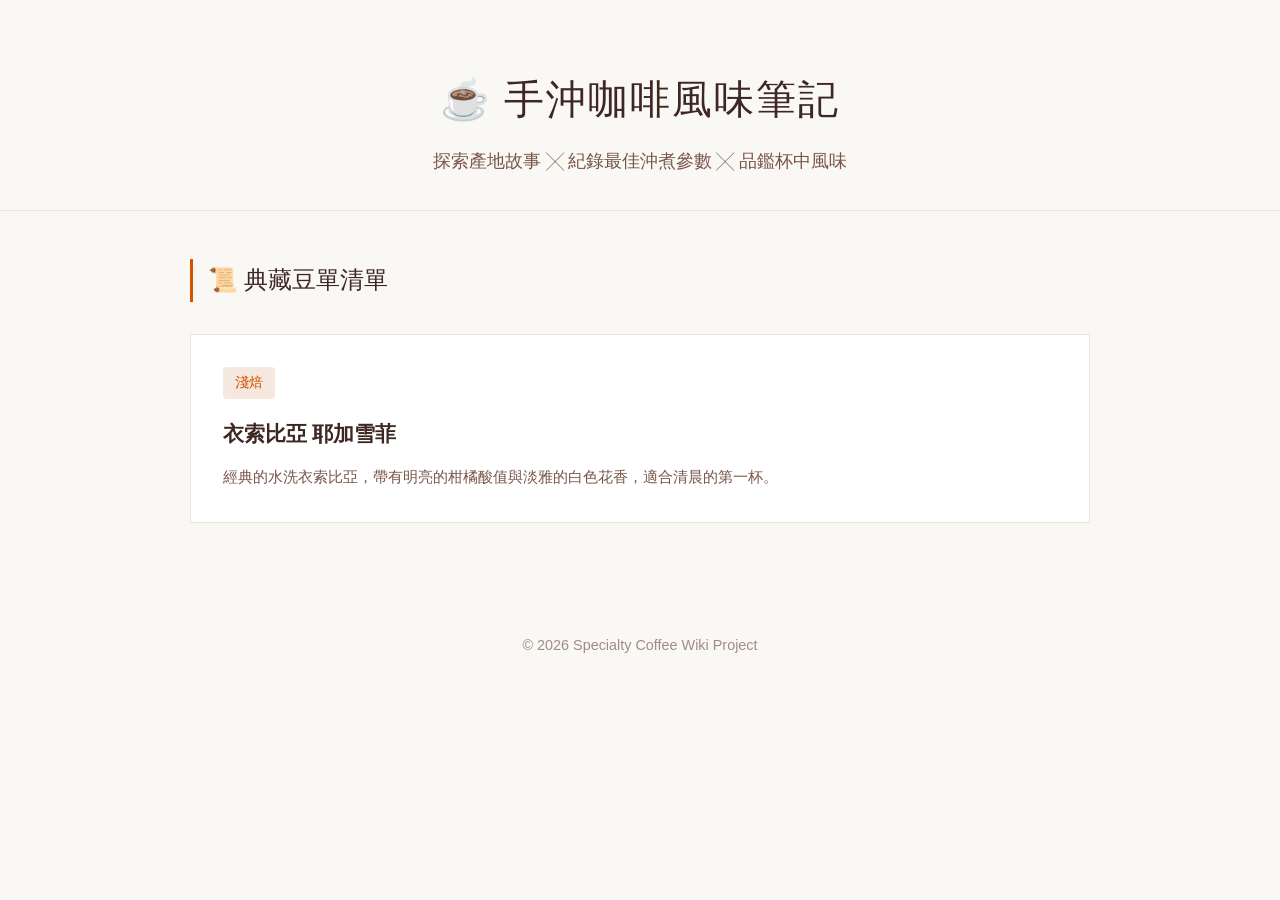
<file: index.html>
<!DOCTYPE html>
<html lang="zh-TW">
<head>
    <meta charset="UTF-8">
    <meta name="viewport" content="width=device-width, initial-scale=1.0">
    <title>手沖咖啡風味筆記</title>
    <link rel="stylesheet" href="css/style.css">
</head>
<body>
    <header>
        <h1>☕ 手沖咖啡風味筆記</h1>
        <p>探索產地故事 ╳ 紀錄最佳沖煮參數 ╳ 品鑑杯中風味</p>
    </header>

    <main>
        <h2>📜 典藏豆單清單</h2>
        <div class="bean-list">
            <a href="pages/bean_yirgacheffe.html" class="bean-card">
                <div class="roast-tag">淺焙</div>
                <h3>衣索比亞 耶加雪菲</h3>
                <p>經典的水洗衣索比亞，帶有明亮的柑橘酸值與淡雅的白色花香，適合清晨的第一杯。</p>
            </a>
            <!-- AI 未來會在這裡自動新增其他咖啡豆（如藝伎、肯亞AA等）的卡片 -->
        </div>
    </main>

    <footer>
        <p>&copy; 2026 Specialty Coffee Wiki Project</p>
    </footer>
</body>
</html>
</file>
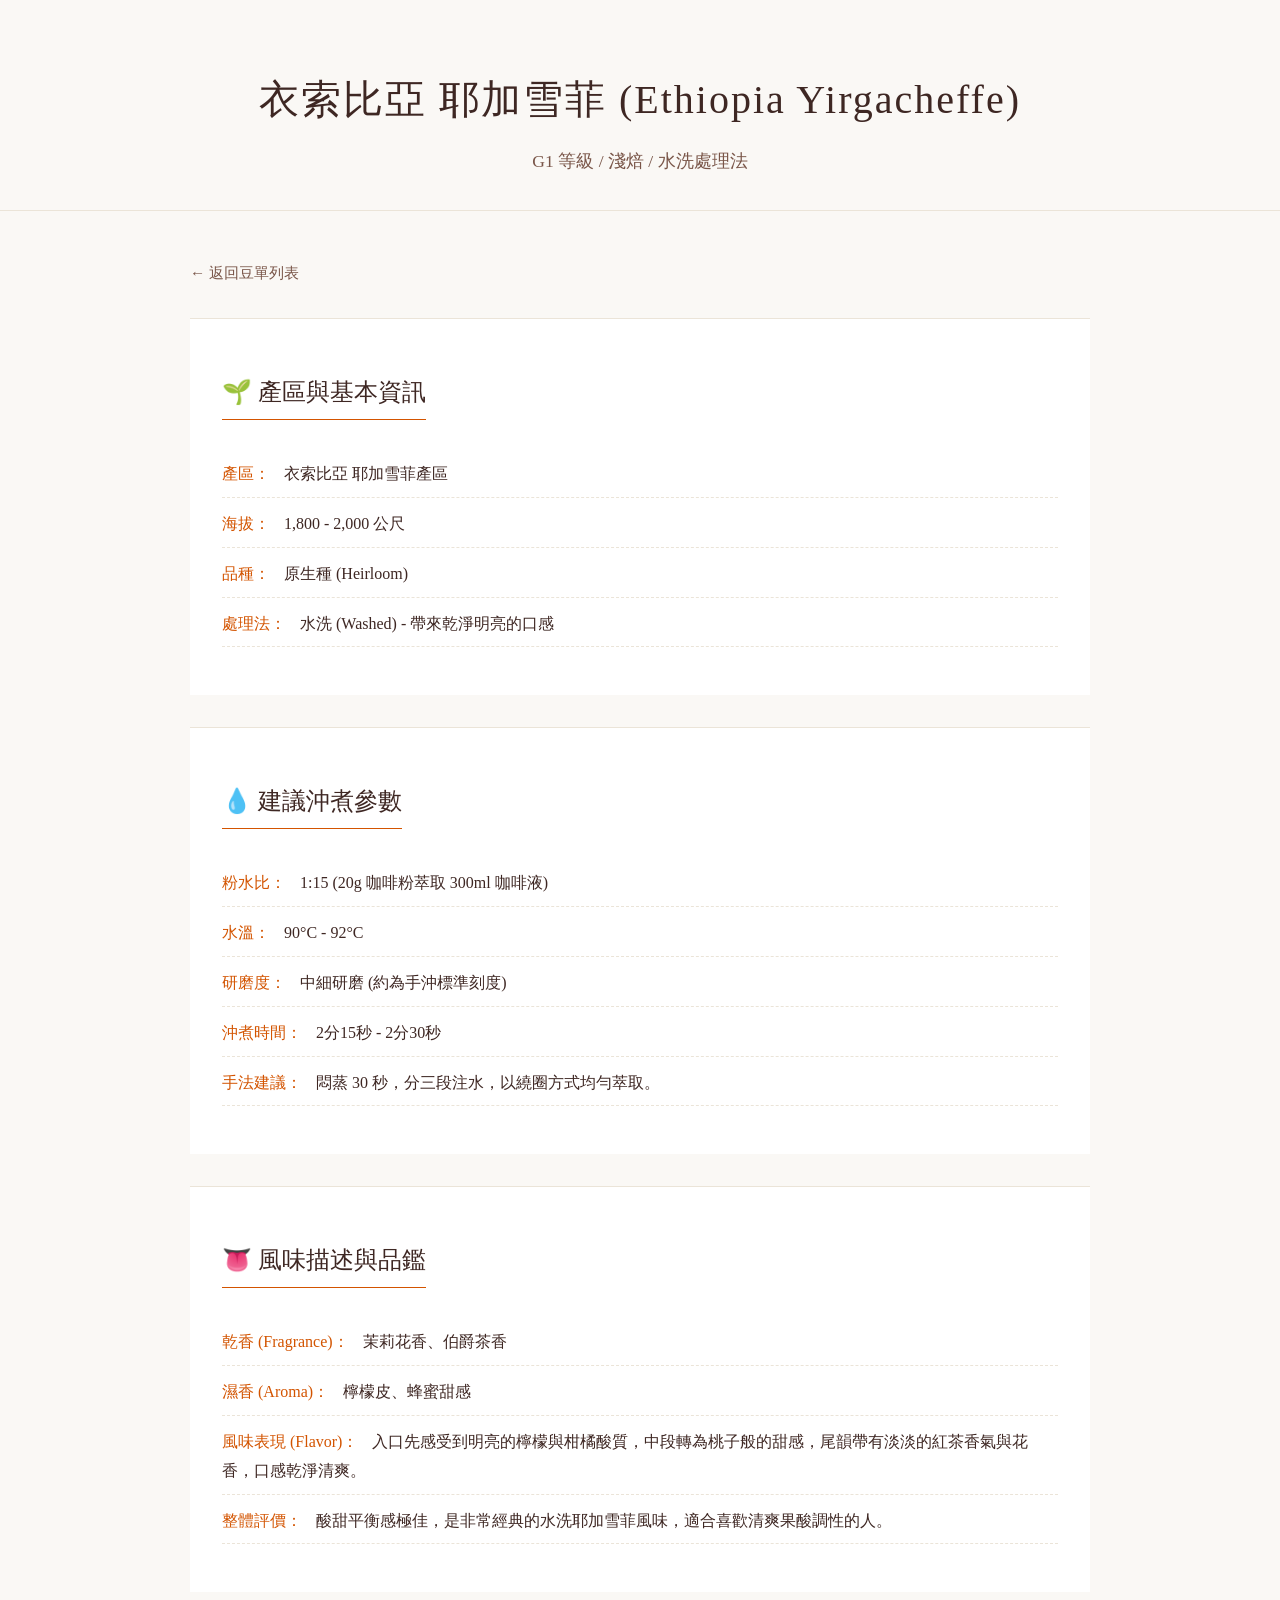
<file: pages/bean_yirgacheffe.html>
<!DOCTYPE html>
<html lang="zh-TW">
<head>
    <meta charset="UTF-8">
    <meta name="viewport" content="width=device-width, initial-scale=1.0">
    <title>衣索比亞 耶加雪菲 - 手沖咖啡風味筆記</title>
    <link rel="stylesheet" href="../css/style.css">
</head>
<body>
    <header>
        <h1>衣索比亞 耶加雪菲 (Ethiopia Yirgacheffe)</h1>
        <p>G1 等級 / 淺焙 / 水洗處理法</p>
    </header>

    <main class="bean-content">
        <a href="../index.html" class="back-btn">← 返回豆單列表</a>

        <section class="bean-info">
            <h2>🌱 產區與基本資訊</h2>
            <ul>
                <li><strong>產區：</strong> 衣索比亞 耶加雪菲產區</li>
                <li><strong>海拔：</strong> 1,800 - 2,000 公尺</li>
                <li><strong>品種：</strong> 原生種 (Heirloom)</li>
                <li><strong>處理法：</strong> 水洗 (Washed) - 帶來乾淨明亮的口感</li>
            </ul>
        </section>

        <section class="brew-recipe">
            <h2>💧 建議沖煮參數</h2>
            <ul>
                <li><strong>粉水比：</strong> 1:15 (20g 咖啡粉萃取 300ml 咖啡液)</li>
                <li><strong>水溫：</strong> 90°C - 92°C</li>
                <li><strong>研磨度：</strong> 中細研磨 (約為手沖標準刻度)</li>
                <li><strong>沖煮時間：</strong> 2分15秒 - 2分30秒</li>
                <li><strong>手法建議：</strong> 悶蒸 30 秒，分三段注水，以繞圈方式均勻萃取。</li>
            </ul>
        </section>

        <section class="tasting-notes">
            <h2>👅 風味描述與品鑑</h2>
            <ul>
                <li><strong>乾香 (Fragrance)：</strong> 茉莉花香、伯爵茶香</li>
                <li><strong>濕香 (Aroma)：</strong> 檸檬皮、蜂蜜甜感</li>
                <li><strong>風味表現 (Flavor)：</strong> 
                    入口先感受到明亮的檸檬與柑橘酸質，中段轉為桃子般的甜感，尾韻帶有淡淡的紅茶香氣與花香，口感乾淨清爽。
                </li>
                <li><strong>整體評價：</strong> 酸甜平衡感極佳，是非常經典的水洗耶加雪菲風味，適合喜歡清爽果酸調性的人。</li>
            </ul>
        </section>
    </main>
</body>
</html>
</file>
<file: css/style.css>
:root {
    --bg-color: #FAF8F5;
    --card-bg: #FFFFFF;
    --text-main: #3E2723;
    --text-light: #795548;
    --accent-color: #D35400;
    --tag-bg: #F5E8DF;
}

body {
    font-family: 'Georgia', 'Times New Roman', 'Noto Serif TC', serif;
    background-color: var(--bg-color);
    color: var(--text-main);
    line-height: 1.8;
    margin: 0;
    padding: 0;
}

header {
    text-align: center;
    padding: 4rem 1rem 2rem;
    border-bottom: 1px solid #EBE4D8;
}

header h1 {
    font-size: 2.5rem;
    margin: 0 0 10px 0;
    font-weight: normal;
    letter-spacing: 2px;
}

header p {
    color: var(--text-light);
    font-size: 1.1rem;
    margin: 0;
}

main {
    max-width: 900px;
    margin: 3rem auto;
    padding: 0 1.5rem;
}

h2 {
    font-weight: normal;
    font-size: 1.5rem;
    border-left: 3px solid var(--accent-color);
    padding-left: 15px;
    margin-bottom: 2rem;
}

.bean-list {
    display: grid;
    grid-template-columns: repeat(auto-fit, minmax(300px, 1fr));
    gap: 2rem;
}

.bean-card {
    background-color: var(--card-bg);
    border: 1px solid #EBE4D8;
    padding: 2rem;
    text-decoration: none;
    color: inherit;
    position: relative;
    transition: all 0.3s ease;
    display: flex;
    flex-direction: column;
}

.roast-tag {
    align-self: flex-start;
    background-color: var(--tag-bg);
    color: var(--accent-color);
    font-size: 0.85rem;
    padding: 4px 12px;
    border-radius: 4px;
    margin-bottom: 1rem;
}

.bean-card h3 {
    margin: 0 0 10px 0;
    font-size: 1.3rem;
}

.bean-card p {
    color: var(--text-light);
    font-size: 0.95rem;
    margin: 0;
}

.bean-card:hover {
    transform: translateY(-5px);
    box-shadow: 0 10px 25px rgba(62, 39, 35, 0.08);
    border-color: var(--accent-color);
}

.bean-content section {
    background-color: var(--card-bg);
    padding: 2rem;
    margin-bottom: 2rem;
    border-top: 1px solid #EBE4D8;
}

.bean-content section h2 {
    border-left: none;
    padding-left: 0;
    border-bottom: 1px solid var(--accent-color);
    display: inline-block;
    padding-bottom: 5px;
    margin-bottom: 1.5rem;
}

ul {
    list-style-type: none;
    padding-left: 0;
}

ul li {
    margin-bottom: 12px;
    border-bottom: 1px dashed #EBE4D8;
    padding-bottom: 8px;
}

ul li strong {
    color: var(--accent-color);
    margin-right: 10px;
    font-weight: normal;
}

.back-btn {
    display: inline-block;
    margin-bottom: 2rem;
    color: var(--text-light);
    text-decoration: none;
    font-size: 0.95rem;
    transition: 0.2s;
}

.back-btn:hover {
    color: var(--accent-color);
}

footer {
    text-align: center;
    padding: 3rem;
    color: #A08C82;
    font-size: 0.9rem;
    font-family: sans-serif;
}
</file>
